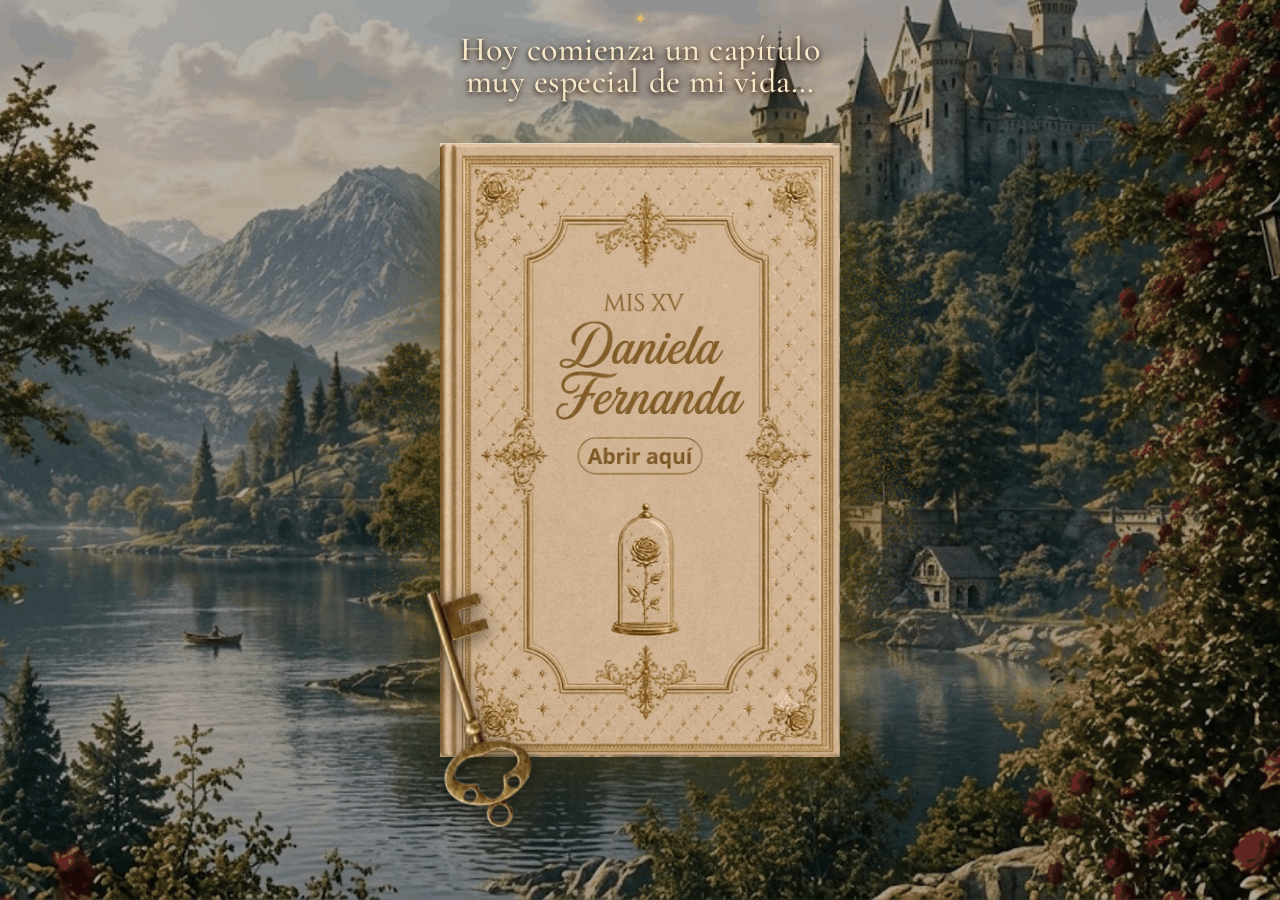
<file: docs/index.html>
<!DOCTYPE html>
<html lang="es">

<head>
<meta property="og:image" content="https://danielahuarcaya-coder.github.io/xv-daniela/imagenes/portada.png">
<meta charset="UTF-8">

<meta name="viewport" content="width=device-width, initial-scale=1.0">

<title>XV Daniela</title>

<link rel="preconnect" href="https://fonts.googleapis.com">
<link rel="preconnect" href="https://fonts.gstatic.com" crossorigin>
<link href="https://fonts.googleapis.com/css2?family=Cormorant+Garamond:wght@500;600&display=swap" rel="stylesheet">

<link rel="stylesheet" href="libro.css">

</head>

<body>

<div class="fondo" id="fondo"></div>

<div class="fondo cambio" id="fondoCambio"></div>

<div class="oscuro"></div>

<div class="texto-magico">
    <span class="texto-magico__destello" aria-hidden="true">✦</span>
    <p>
        Hoy comienza un capítulo<br>
        muy especial de mi vida…
    </p>
</div>

<div class="centro">

<div id="paginas">

<img src="imagenes/pagina1.png" class="pagina p1">

<img src="imagenes/pagina2.png" class="pagina p2">

<img src="imagenes/pagina3.png" class="pagina p3">

</div>

<img src="imagenes/libro.png" id="libro">

<img src="imagenes/llave.png" id="llave">

</div>

<script src="libro.js"></script>

</body>

</html>
</file>
<file: docs/libro.css>
*{
    margin:0;
    padding:0;
    box-sizing:border-box;
}

body{
    overflow:hidden;
    font-family:Georgia, serif;
}


/* ================= FONDOS ================= */

.fondo{

    position:fixed;

    top:0;
    left:0;

    width:100%;
    height:100%;

    background-image:url("imagenes/fondo_solo.png");

    background-repeat:no-repeat;

    background-size:cover;

    background-position:center;

    z-index:0;

}


.cambio{

    position:fixed;

    top:0;
    left:0;

    width:100%;
    height:100%;

    background-repeat:no-repeat;

    background-size:cover;

    background-position:center;

    opacity:0;

    transition:opacity 8s ease;

    z-index:1;

}


/* ================= OSCURO ================= */

.oscuro{

    position:fixed;

    top:0;
    left:0;

    width:100%;
    height:100%;

    background:rgba(0,0,0,.25);

    z-index:2;

}


/* ================= TEXTO MÃGICO ================= */

.texto-magico {
    position:fixed;
    top:clamp(30px, 7vh, 76px);
    left:50%;
    z-index:4;

    width:min(92%, 820px);

    transform:translateX(-50%);

    color:#f6e8c9;
    text-align:center;

    pointer-events:none;
    user-select:none;

    animation:aparecerTextoMagico 1.5s ease both;
    transition:opacity .8s ease, transform .8s ease;
}

.texto-magico p {
    margin:0;

    font-family:"Cormorant Garamond", Georgia, serif;
    font-size:clamp(30px, 3vw, 49px);
    font-weight:500;
    line-height:.98;
    letter-spacing:.015em;

    text-shadow:
    0 2px 5px rgba(28,12,4,.92),
    0 0 15px rgba(80,43,16,.75),
    0 0 28px rgba(232,198,124,.18);
}

.texto-magico__destello {
    display:block;

    margin-bottom:7px;

    color:#e3bd64;
    font-size:15px;
    line-height:1;

    text-shadow:
    0 0 8px rgba(255,222,139,.90),
    0 0 18px rgba(220,168,66,.60);

    animation:brillarTextoMagico 2.2s ease-in-out infinite;
}

.abrirLibro .texto-magico {
    opacity:0;
    transform:translate(-50%, -12px);
}

@keyframes aparecerTextoMagico {
    from {
        opacity:0;
        transform:translate(-50%, -14px);
    }

    to {
        opacity:1;
        transform:translate(-50%, 0);
    }
}

@keyframes brillarTextoMagico {
    0%, 100% {
        opacity:.48;
        transform:scale(.86) rotate(0deg);
    }

    50% {
        opacity:1;
        transform:scale(1.15) rotate(22deg);
    }
}


/* ================= CENTRO ================= */

.centro{

    position:fixed;

    inset:0;

    display:flex;

    justify-content:center;

    align-items:center;

    z-index:5;

}


/* ================= PAGINAS REALES ================= */

#paginas{

    position:absolute;

    top:50%;
    left:50%;

    width:400px;

    height:650px;

    transform:translate(-50%,-50%);

    z-index:11;

    pointer-events:none;

}

.pagina{

    position:absolute;

    width:400px;

    height:650px;

    top:0;

    left:0;

    opacity:0;

    visibility:hidden;

}



/* SECUENCIA DE HOJEO */

.abrirLibro .p1{

    animation:pasarPagina 1.2s forwards;

    visibility:visible;

}


.abrirLibro .p2{

    animation:pasarPagina 1.2s forwards;

    animation-delay:.7s;

    visibility:visible;

}


.abrirLibro .p3{

    animation:pasarPagina 1.2s forwards;

    animation-delay:1.4s;

    visibility:visible;

}

@keyframes pasarPagina{

0%{
opacity:0;
transform:scale(.9) translateY(20px);
}


40%{
opacity:1;
transform:scale(1) translateY(0);
}


100%{
opacity:0;
transform:scale(1.05) translateY(-10px);
}

}
/* ================= LIBRO ================= */


#libro{

    width:400px;

    position:relative;

    z-index:10;

    filter:
    drop-shadow(0 20px 35px rgba(0,0,0,.45))
    drop-shadow(0 0 25px rgba(212,175,55,.35));


    transition:1s;

}



#libro:hover{

    transform:scale(1.03);

    filter:
    drop-shadow(0 20px 35px rgba(0,0,0,.45))
    drop-shadow(0 0 50px rgba(212,175,55,.8));

}



/* ================= LLAVE ================= */


#llave{

    position:absolute;

    width:100px;

    left:calc(50% - 210px);

    bottom:70px;

    transform:rotate(-5deg);

    z-index:20;

    filter:
    drop-shadow(0 5px 8px rgba(0,0,0,.5));


    animation:brilloLlave 3s infinite;

}




@keyframes brilloLlave{


0%{

filter:
drop-shadow(0 5px 8px rgba(0,0,0,.5));

}


50%{

filter:
drop-shadow(0 0 18px #D4AF37);

}


100%{

filter:
drop-shadow(0 5px 8px rgba(0,0,0,.5));

}

}
.abrirLibro #paginas{

    z-index:12;

}
/* ================= INVITACION WEB ================= */

#invitacion{

    position:fixed;

    top:0;
    left:0;

    width:100%;
    height:100%;

    opacity:0;

    pointer-events:none;

    transition:opacity 2s ease;

    z-index:30;

}

#invitacion iframe{

    width:100%;

    height:100%;

    border:none;

}
@media (max-width: 600px){


/* Libro */

#libro{

    width:75vw;

}

    #paginas{

        width:75vw;
        height:115vw;

        top:50%;
        left:50%;

        transform:translate(-50%,-50%);

    }


    .pagina{

        width:75vw;
        height:115vw;

    }

}



/* Fondo */

.fondo,
.cambio{

    background-position:center;

}

/* Llave â€” solo celular */
@media screen and (max-width: 600px) {

    #llave {
        width: 62px !important;
        height: auto !important;

        left: calc(50% - 125px) !important;
        bottom: 115px !important;

        transform: rotate(-5deg) !important;
    }

}

/* Texto mÃ¡gico â€” celular */
@media screen and (max-width: 600px) {

    .texto-magico {
        top:max(24px, 5.5vh);
        width:94%;
    }

    .texto-magico p {
        font-size:clamp(27px, 8.2vw, 36px);
        line-height:.95;
    }

    .texto-magico__destello {
        margin-bottom:5px;
        font-size:13px;
    }
}
/* CORRECCIÓN DEL TEXTO MÁGICO EN CELULAR */
@media screen and (max-width: 600px) {

    .texto-magico {
        top: max(18px, 3vh) !important;
        width: 92% !important;
    }

    .texto-magico p {
        font-size: clamp(24px, 6.5vw, 30px) !important;
        line-height: 1.02 !important;
    }

    .texto-magico__destello {
        margin-bottom: 5px !important;
        font-size: 12px !important;
    }
}
/* CORRECCIÓN DEL TEXTO MÁGICO EN COMPUTADORA */
@media screen and (min-width: 601px) {

    .texto-magico {
        top: 12px !important;
    }

    .texto-magico p {
        font-size: clamp(34px, 2.4vw, 44px) !important;
        line-height: 0.94 !important;
    }
}
</file>
